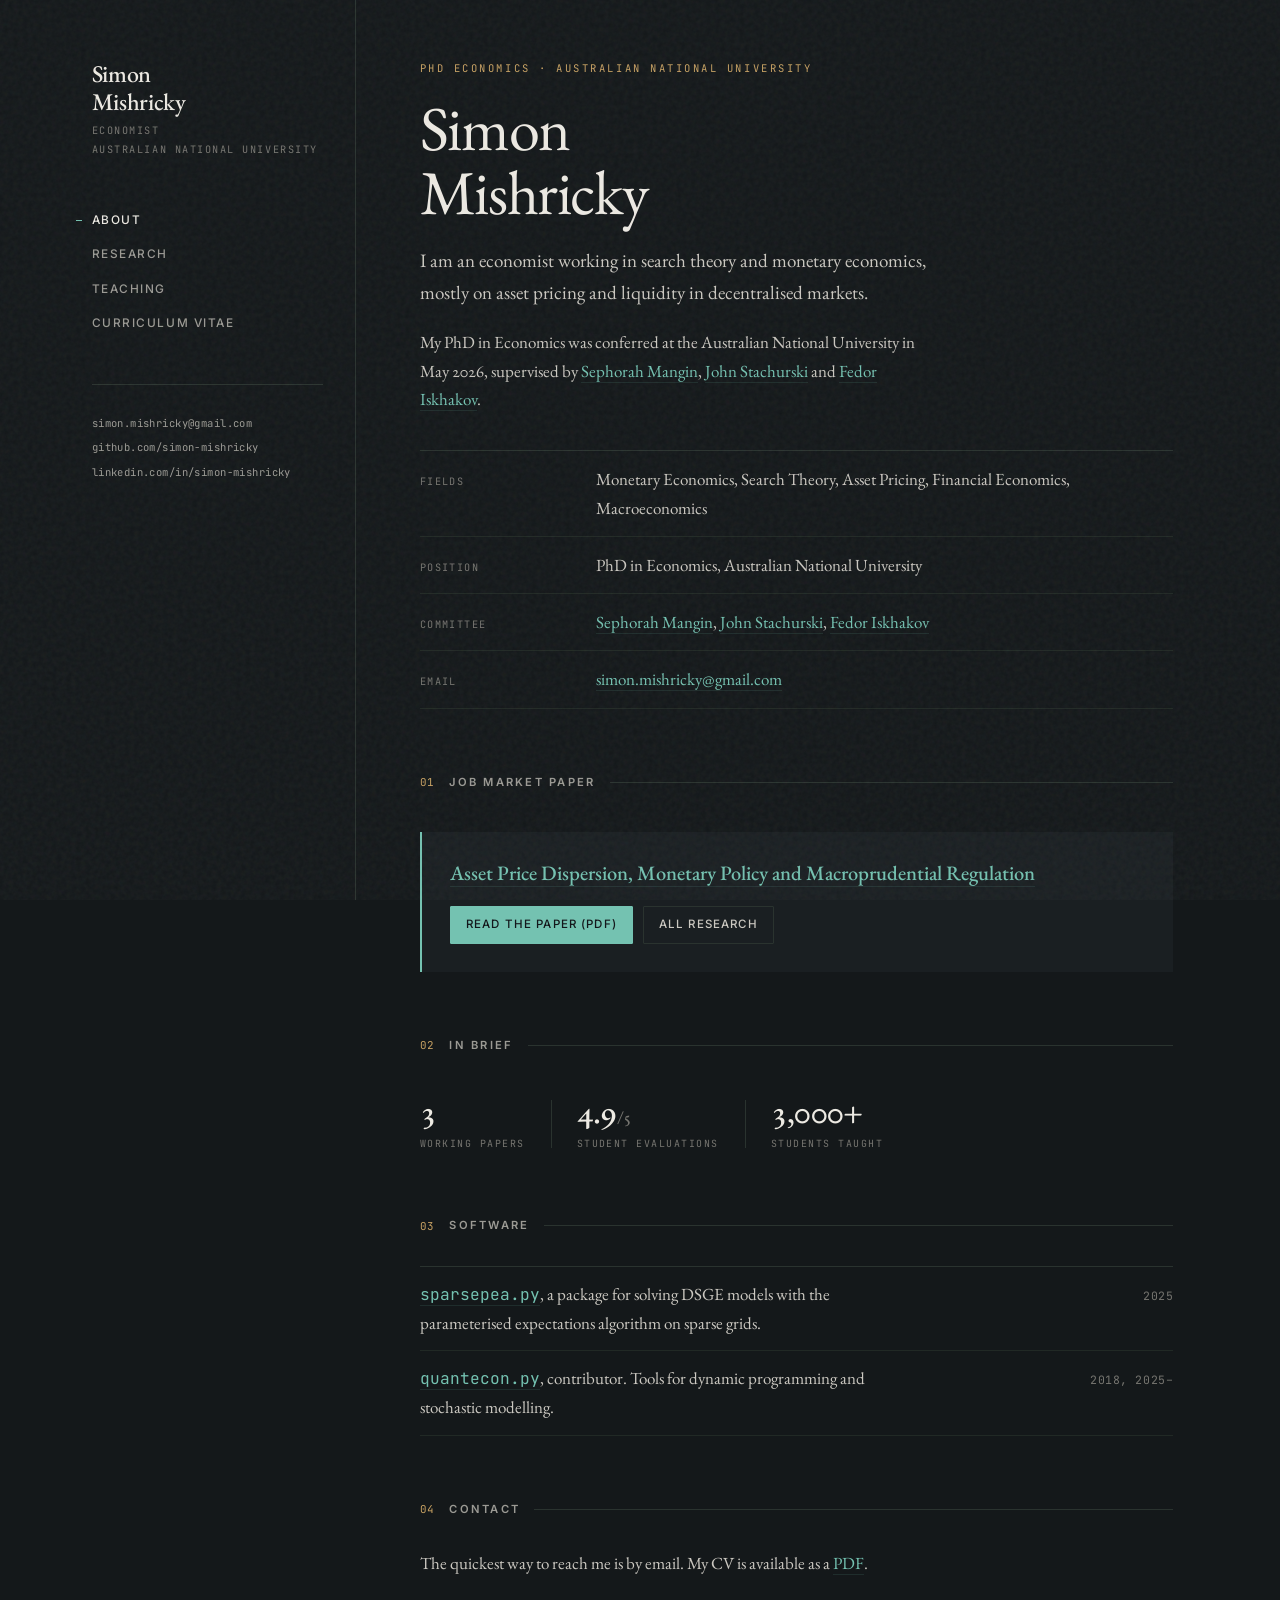
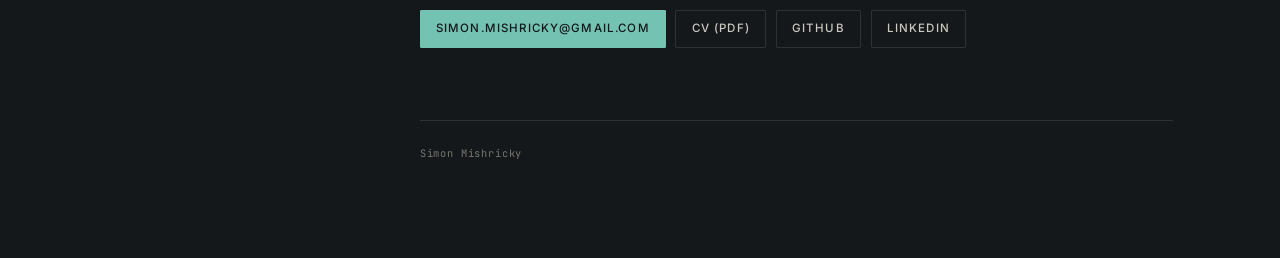
<file: index.html>
<!DOCTYPE html>
<html lang="en" data-page="about">
<head>
<meta charset="utf-8">
<meta name="viewport" content="width=device-width, initial-scale=1">
<title>Simon Mishricky · Economist</title>
<meta name="description" content="Simon Mishricky is an economist working in search theory and monetary economics. PhD in Economics, Australian National University.">
<meta name="author" content="Simon Mishricky">
<link rel="canonical" href="https://simon-mishricky.github.io/">

<meta property="og:type" content="profile">
<meta property="og:title" content="Simon Mishricky · Economist">
<meta property="og:description" content="Search theory and monetary economics. PhD in Economics, Australian National University.">
<meta property="og:url" content="https://simon-mishricky.github.io/">
<meta name="twitter:card" content="summary">

<link rel="icon" type="image/svg+xml" href="assets/favicon.svg">
<link rel="preconnect" href="https://fonts.googleapis.com">
<link rel="preconnect" href="https://fonts.gstatic.com" crossorigin>
<link href="https://fonts.googleapis.com/css2?family=EB+Garamond:ital,wght@0,400;0,500;0,600;1,400;1,500&family=Inter:wght@400;500;600&family=JetBrains+Mono:wght@400;500&display=swap" rel="stylesheet">
<link rel="stylesheet" href="assets/styles.css">

<script type="speculationrules">
{"prefetch":[{"urls":["index.html","research.html","teaching.html","cv.html"],"eagerness":"moderate"}]}
</script>

<script type="application/ld+json">
{
  "@context": "https://schema.org",
  "@type": "Person",
  "name": "Simon Mishricky",
  "jobTitle": "Economist",
  "email": "mailto:simon.mishricky@gmail.com",
  "url": "https://simon-mishricky.github.io/",
  "alumniOf": { "@type": "CollegeOrUniversity", "name": "Australian National University" },
  "knowsAbout": ["Monetary economics", "Search theory", "Asset pricing", "Financial economics", "Macroeconomics"],
  "sameAs": ["https://github.com/simon-mishricky", "https://www.linkedin.com/in/simon-mishricky"]
}
</script>
</head>
<body>
<a class="skip" href="#main">Skip to content</a>

<div class="shell">

  <header class="rail">
    <a class="rail-mark" href="index.html">Simon<br>Mishricky</a>
    <p class="rail-role">Economist<br>Australian National University</p>
    <nav class="rail-nav" aria-label="Primary">
      <a href="index.html" aria-current="page">About</a>
      <a href="research.html">Research</a>
      <a href="teaching.html">Teaching</a>
      <a href="cv.html">Curriculum Vitae</a>
    </nav>
    <div class="rail-foot">
      <p><a href="mailto:simon.mishricky@gmail.com">simon.mishricky@gmail.com</a></p>
      <p><a href="https://github.com/simon-mishricky">github.com/simon-mishricky</a></p>
      <p><a href="https://www.linkedin.com/in/simon-mishricky">linkedin.com/in/simon-mishricky</a></p>
    </div>
  </header>

  <main class="main" id="main">

    <p class="eyebrow">PhD Economics &middot; Australian National University</p>
    <h1 class="page-title">Simon<br>Mishricky</h1>

    <div class="prose">
      <p class="lede">I am an economist working in search theory and monetary economics, mostly on asset pricing and liquidity in decentralised markets.</p>

      <p>My PhD in Economics was conferred at the Australian National University in May 2026, supervised by <a href="http://www.sephorahmangin.info/">Sephorah Mangin</a>, <a href="https://johnstachurski.net/">John Stachurski</a> and <a href="https://fedor.iskh.me/">Fedor Iskhakov</a>.</p>
    </div>

    <dl class="facts">
      <div class="fact">
        <dt>Fields</dt>
        <dd>Monetary Economics, Search Theory, Asset Pricing, Financial Economics, Macroeconomics</dd>
      </div>
      <div class="fact">
        <dt>Position</dt>
        <dd>PhD in Economics, Australian National University</dd>
      </div>
      <div class="fact">
        <dt>Committee</dt>
        <dd><a href="http://www.sephorahmangin.info/">Sephorah Mangin</a>, <a href="https://johnstachurski.net/">John Stachurski</a>, <a href="https://fedor.iskh.me/">Fedor Iskhakov</a></dd>
      </div>
      <div class="fact">
        <dt>Email</dt>
        <dd><a href="mailto:simon.mishricky@gmail.com">simon.mishricky@gmail.com</a></dd>
      </div>
    </dl>

    <h2 class="sec" data-num="01">Job Market Paper</h2>

    <div class="panel">
      <h3><a href="https://simon-mishricky.github.io/EAPDFCR_Paper.pdf">Asset Price Dispersion, Monetary Policy and Macroprudential Regulation</a></h3>
      <div class="actions" style="margin-top:1.25rem">
        <a class="btn btn--solid" href="https://simon-mishricky.github.io/EAPDFCR_Paper.pdf">Read the paper (PDF)</a>
        <a class="btn" href="research.html">All research</a>
      </div>
    </div>

    <h2 class="sec" data-num="02">In Brief</h2>

    <ul class="stats">
      <li>
        <span class="stat-value">3</span>
        <span class="stat-label">Working papers</span>
      </li>
      <li>
        <span class="stat-value">4.9<span style="font-size:1.1rem;color:var(--ink-4)">/5</span></span>
        <span class="stat-label">Student evaluations</span>
      </li>
      <li>
        <span class="stat-value">3,000+</span>
        <span class="stat-label">Students taught</span>
      </li>
    </ul>

    <h2 class="sec" data-num="03">Software</h2>

    <ul class="plain">
      <li>
        <span><a href="https://github.com/simon-mishricky/sparsepea"><code style="font-family:var(--mono);font-size:.95em">sparsepea.py</code></a>, a package for solving DSGE models with the parameterised expectations algorithm on sparse grids.</span>
        <span class="years">2025</span>
      </li>
      <li>
        <span><a href="https://github.com/QuantEcon/QuantEcon.py"><code style="font-family:var(--mono);font-size:.95em">quantecon.py</code></a>, contributor. Tools for dynamic programming and stochastic modelling.</span>
        <span class="years">2018, 2025&ndash;</span>
      </li>
    </ul>

    <h2 class="sec" data-num="04">Contact</h2>

    <div class="prose">
      <p>The quickest way to reach me is by email. My CV is available as a <a href="Simon-Mishricky-CV.pdf">PDF</a>.</p>
    </div>

    <div class="actions">
      <a class="btn btn--solid" href="mailto:simon.mishricky@gmail.com">simon.mishricky@gmail.com</a>
      <a class="btn" href="Simon-Mishricky-CV.pdf">CV (PDF)</a>
      <a class="btn" href="https://github.com/simon-mishricky">GitHub</a>
      <a class="btn" href="https://www.linkedin.com/in/simon-mishricky">LinkedIn</a>
    </div>

    <footer class="foot">
      <span>Simon Mishricky</span>
    </footer>

  </main>
</div>
</body>
</html>
</file>
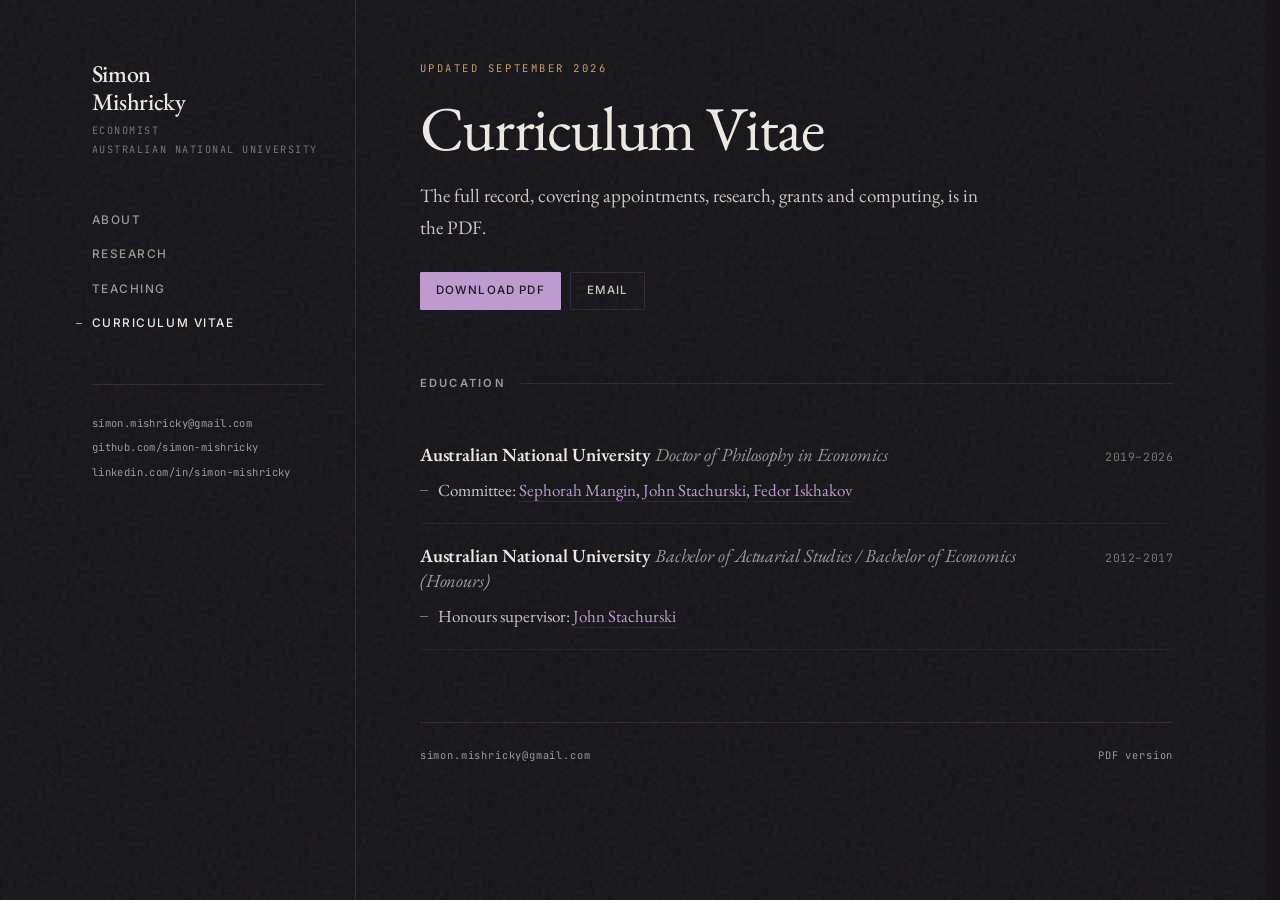
<file: cv.html>
<!DOCTYPE html>
<html lang="en" data-page="cv">
<head>
<meta charset="utf-8">
<meta name="viewport" content="width=device-width, initial-scale=1">
<title>Curriculum Vitae · Simon Mishricky</title>
<meta name="description" content="Curriculum vitae of Simon Mishricky. Education, thesis committee and the full CV as a PDF.">
<link rel="canonical" href="https://simon-mishricky.github.io/cv.html">
<meta property="og:type" content="website">
<meta property="og:title" content="Curriculum Vitae · Simon Mishricky">
<meta property="og:description" content="Education, thesis committee and the full CV as a PDF.">
<link rel="icon" type="image/svg+xml" href="assets/favicon.svg">
<link rel="preconnect" href="https://fonts.googleapis.com">
<link rel="preconnect" href="https://fonts.gstatic.com" crossorigin>
<link href="https://fonts.googleapis.com/css2?family=EB+Garamond:ital,wght@0,400;0,500;0,600;1,400;1,500&family=Inter:wght@400;500;600&family=JetBrains+Mono:wght@400;500&display=swap" rel="stylesheet">
<link rel="stylesheet" href="assets/styles.css">

<script type="speculationrules">
{"prefetch":[{"urls":["index.html","research.html","teaching.html","cv.html"],"eagerness":"moderate"}]}
</script>
</head>
<body>
<a class="skip" href="#main">Skip to content</a>

<div class="shell">

  <header class="rail">
    <a class="rail-mark" href="index.html">Simon<br>Mishricky</a>
    <p class="rail-role">Economist<br>Australian National University</p>
    <nav class="rail-nav" aria-label="Primary">
      <a href="index.html">About</a>
      <a href="research.html">Research</a>
      <a href="teaching.html">Teaching</a>
      <a href="cv.html" aria-current="page">Curriculum Vitae</a>
    </nav>
    <div class="rail-foot">
      <p><a href="mailto:simon.mishricky@gmail.com">simon.mishricky@gmail.com</a></p>
      <p><a href="https://github.com/simon-mishricky">github.com/simon-mishricky</a></p>
      <p><a href="https://www.linkedin.com/in/simon-mishricky">linkedin.com/in/simon-mishricky</a></p>
    </div>
  </header>

  <main class="main" id="main">

    <p class="eyebrow">Updated September 2026</p>
    <h1 class="page-title">Curriculum Vitae</h1>
    <p class="lede">The full record, covering appointments, research, grants and computing, is in the PDF.</p>

    <div class="actions" style="margin-top:1.75rem">
      <a class="btn btn--solid" href="Simon-Mishricky-CV.pdf">Download PDF</a>
      <a class="btn" href="mailto:simon.mishricky@gmail.com">Email</a>
    </div>

    <h2 class="sec">Education</h2>

    <div class="entry">
      <div class="entry-head">
        <h3 class="entry-title">Australian National University <span class="role">Doctor of Philosophy in Economics</span></h3>
        <span class="years">2019&ndash;2026</span>
      </div>
      <ul>
        <li>Committee: <a href="http://www.sephorahmangin.info/">Sephorah Mangin</a>, <a href="https://johnstachurski.net/">John Stachurski</a>, <a href="https://fedor.iskh.me/">Fedor Iskhakov</a></li>
      </ul>
    </div>

    <div class="entry">
      <div class="entry-head">
        <h3 class="entry-title">Australian National University <span class="role">Bachelor of Actuarial Studies / Bachelor of Economics (Honours)</span></h3>
        <span class="years">2012&ndash;2017</span>
      </div>
      <ul>
        <li>Honours supervisor: <a href="https://johnstachurski.net/">John Stachurski</a></li>
      </ul>
    </div>

    <footer class="foot">
      <span><a href="mailto:simon.mishricky@gmail.com">simon.mishricky@gmail.com</a></span>
      <span><a href="Simon-Mishricky-CV.pdf">PDF version</a></span>
    </footer>

  </main>
</div>
</body>
</html>
</file>
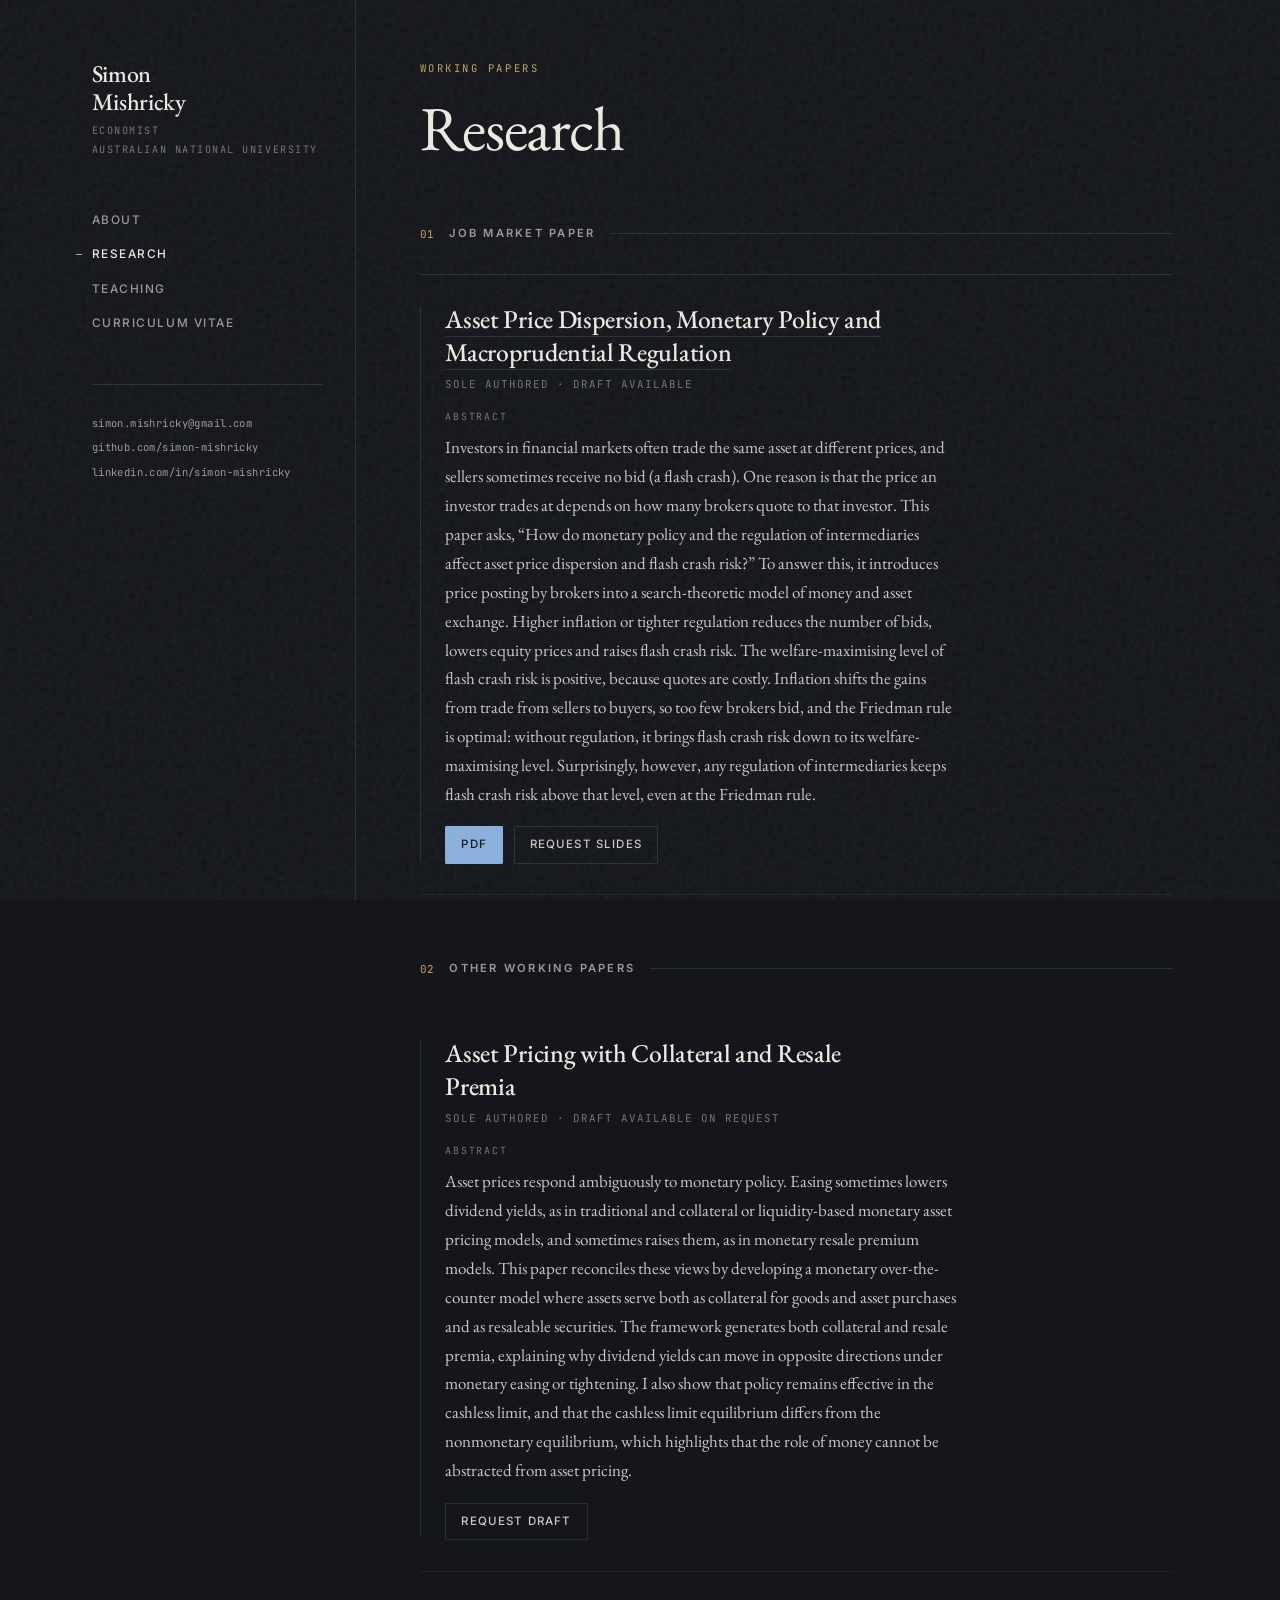
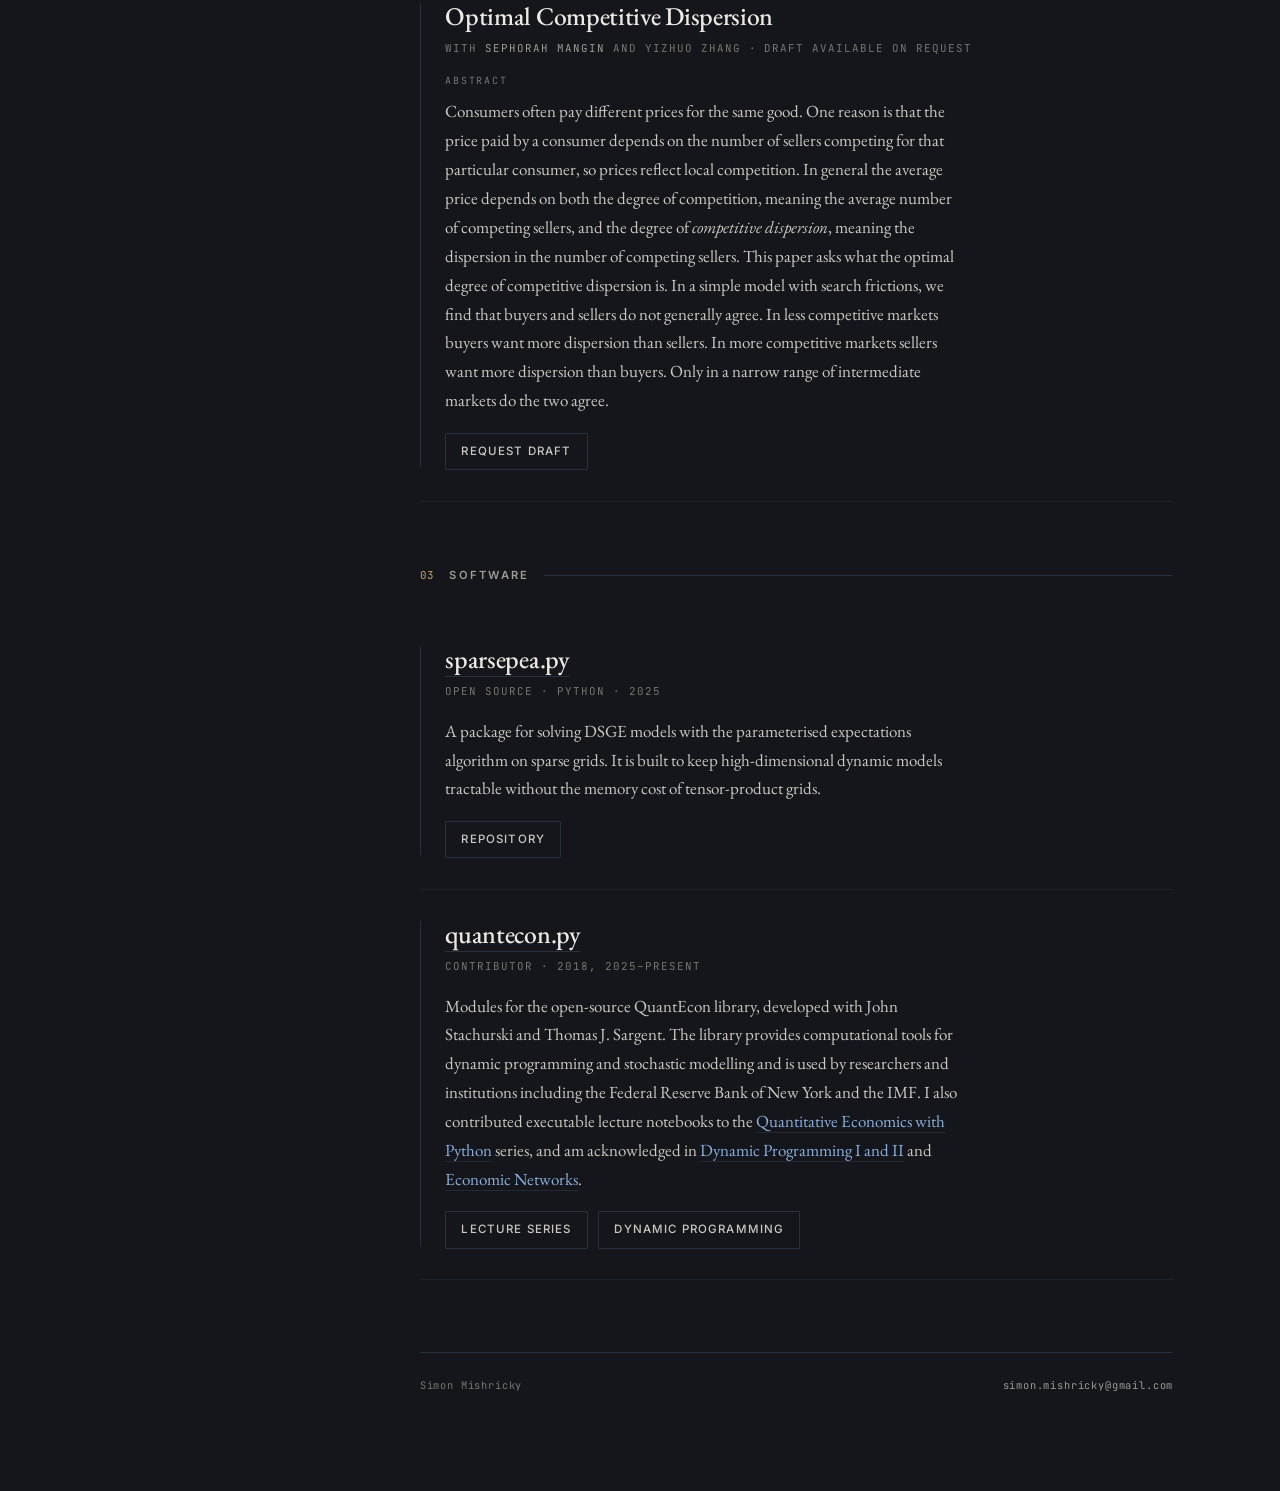
<file: research.html>
<!DOCTYPE html>
<html lang="en" data-page="research">
<head>
<meta charset="utf-8">
<meta name="viewport" content="width=device-width, initial-scale=1">
<title>Research · Simon Mishricky</title>
<meta name="description" content="Working papers on monetary policy, asset price dispersion and flash crash risk, collateral and resale premia, and optimal competitive dispersion.">
<link rel="canonical" href="https://simon-mishricky.github.io/research.html">
<meta property="og:type" content="website">
<meta property="og:title" content="Research · Simon Mishricky">
<meta property="og:description" content="Working papers on monetary policy, asset price dispersion and flash crash risk, collateral and resale premia, and optimal competitive dispersion.">
<link rel="icon" type="image/svg+xml" href="assets/favicon.svg">
<link rel="preconnect" href="https://fonts.googleapis.com">
<link rel="preconnect" href="https://fonts.gstatic.com" crossorigin>
<link href="https://fonts.googleapis.com/css2?family=EB+Garamond:ital,wght@0,400;0,500;0,600;1,400;1,500&family=Inter:wght@400;500;600&family=JetBrains+Mono:wght@400;500&display=swap" rel="stylesheet">
<link rel="stylesheet" href="assets/styles.css">

<script type="speculationrules">
{"prefetch":[{"urls":["index.html","research.html","teaching.html","cv.html"],"eagerness":"moderate"}]}
</script>
</head>
<body>
<a class="skip" href="#main">Skip to content</a>

<div class="shell">

  <header class="rail">
    <a class="rail-mark" href="index.html">Simon<br>Mishricky</a>
    <p class="rail-role">Economist<br>Australian National University</p>
    <nav class="rail-nav" aria-label="Primary">
      <a href="index.html">About</a>
      <a href="research.html" aria-current="page">Research</a>
      <a href="teaching.html">Teaching</a>
      <a href="cv.html">Curriculum Vitae</a>
    </nav>
    <div class="rail-foot">
      <p><a href="mailto:simon.mishricky@gmail.com">simon.mishricky@gmail.com</a></p>
      <p><a href="https://github.com/simon-mishricky">github.com/simon-mishricky</a></p>
      <p><a href="https://www.linkedin.com/in/simon-mishricky">linkedin.com/in/simon-mishricky</a></p>
    </div>
  </header>

  <main class="main" id="main">

    <p class="eyebrow">Working papers</p>
    <h1 class="page-title">Research</h1>

    <h2 class="sec" data-num="01">Job Market Paper</h2>

    <article class="paper">
      <h3 class="paper-title"><a href="https://simon-mishricky.github.io/EAPDFCR_Paper.pdf">Asset Price Dispersion, Monetary Policy and Macroprudential Regulation</a></h3>
      <p class="paper-meta">Sole authored &middot; Draft available</p>
      <div class="abstract">
        <span class="abstract-label">Abstract</span>
        <p>Investors in financial markets often trade the same asset at different prices, and sellers sometimes receive no bid (a flash crash). One reason is that the price an investor trades at depends on how many brokers quote to that investor. This paper asks, &ldquo;How do monetary policy and the regulation of intermediaries affect asset price dispersion and flash crash risk?&rdquo; To answer this, it introduces price posting by brokers into a search-theoretic model of money and asset exchange. Higher inflation or tighter regulation reduces the number of bids, lowers equity prices and raises flash crash risk. The welfare-maximising level of flash crash risk is positive, because quotes are costly. Inflation shifts the gains from trade from sellers to buyers, so too few brokers bid, and the Friedman rule is optimal: without regulation, it brings flash crash risk down to its welfare-maximising level. Surprisingly, however, any regulation of intermediaries keeps flash crash risk above that level, even at the Friedman rule.</p>
      </div>
      <div class="paper-links">
        <a class="btn btn--solid" href="https://simon-mishricky.github.io/EAPDFCR_Paper.pdf">PDF</a>
        <a class="btn" href="mailto:simon.mishricky@gmail.com?subject=Asset%20Price%20Dispersion%2C%20Monetary%20Policy%20and%20Macroprudential%20Regulation">Request slides</a>
      </div>
    </article>

    <h2 class="sec" data-num="02">Other Working Papers</h2>

    <article class="paper">
      <h3 class="paper-title">Asset Pricing with Collateral and Resale Premia</h3>
      <p class="paper-meta">Sole authored &middot; Draft available on request</p>
      <div class="abstract">
        <span class="abstract-label">Abstract</span>
        <p>Asset prices respond ambiguously to monetary policy. Easing sometimes lowers dividend yields, as in traditional and collateral or liquidity-based monetary asset pricing models, and sometimes raises them, as in monetary resale premium models. This paper reconciles these views by developing a monetary over-the-counter model where assets serve both as collateral for goods and asset purchases and as resaleable securities. The framework generates both collateral and resale premia, explaining why dividend yields can move in opposite directions under monetary easing or tightening. I also show that policy remains effective in the cashless limit, and that the cashless limit equilibrium differs from the nonmonetary equilibrium, which highlights that the role of money cannot be abstracted from asset pricing.</p>
      </div>
      <div class="paper-links">
        <a class="btn" href="mailto:simon.mishricky@gmail.com?subject=Collateral%20and%20Resale%20Premia%20paper">Request draft</a>
      </div>
    </article>

    <article class="paper">
      <h3 class="paper-title">Optimal Competitive Dispersion</h3>
      <p class="paper-meta">With <a href="http://www.sephorahmangin.info/">Sephorah Mangin</a> and Yizhuo Zhang &middot; Draft available on request</p>
      <div class="abstract">
        <span class="abstract-label">Abstract</span>
        <p>Consumers often pay different prices for the same good. One reason is that the price paid by a consumer depends on the number of sellers competing for that particular consumer, so prices reflect local competition. In general the average price depends on both the degree of competition, meaning the average number of competing sellers, and the degree of <em>competitive dispersion</em>, meaning the dispersion in the number of competing sellers. This paper asks what the optimal degree of competitive dispersion is. In a simple model with search frictions, we find that buyers and sellers do not generally agree. In less competitive markets buyers want more dispersion than sellers. In more competitive markets sellers want more dispersion than buyers. Only in a narrow range of intermediate markets do the two agree.</p>
      </div>
      <div class="paper-links">
        <a class="btn" href="mailto:simon.mishricky@gmail.com?subject=Optimal%20Competitive%20Dispersion%20paper">Request draft</a>
      </div>
    </article>

    <h2 class="sec" data-num="03">Software</h2>

    <article class="paper">
      <h3 class="paper-title"><a href="https://github.com/simon-mishricky/sparsepea">sparsepea.py</a></h3>
      <p class="paper-meta">Open source &middot; Python &middot; 2025</p>
      <div class="abstract">
        <p>A package for solving DSGE models with the parameterised expectations algorithm on sparse grids. It is built to keep high-dimensional dynamic models tractable without the memory cost of tensor-product grids.</p>
      </div>
      <div class="paper-links">
        <a class="btn" href="https://github.com/simon-mishricky/sparsepea">Repository</a>
      </div>
    </article>

    <article class="paper">
      <h3 class="paper-title"><a href="https://github.com/QuantEcon/QuantEcon.py">quantecon.py</a></h3>
      <p class="paper-meta">Contributor &middot; 2018, 2025&ndash;present</p>
      <div class="abstract">
        <p>Modules for the open-source QuantEcon library, developed with John Stachurski and Thomas J. Sargent. The library provides computational tools for dynamic programming and stochastic modelling and is used by researchers and institutions including the Federal Reserve Bank of New York and the IMF. I also contributed executable lecture notebooks to the <a href="https://quantecon.org/lectures/">Quantitative Economics with Python</a> series, and am acknowledged in <a href="https://dp.quantecon.org">Dynamic Programming I and II</a> and <a href="https://networks.quantecon.org">Economic Networks</a>.</p>
      </div>
      <div class="paper-links">
        <a class="btn" href="https://quantecon.org/lectures/">Lecture series</a>
        <a class="btn" href="https://dp.quantecon.org">Dynamic Programming</a>
      </div>
    </article>

    <footer class="foot">
      <span>Simon Mishricky</span>
      <span><a href="mailto:simon.mishricky@gmail.com">simon.mishricky@gmail.com</a></span>
    </footer>

  </main>
</div>
</body>
</html>
</file>
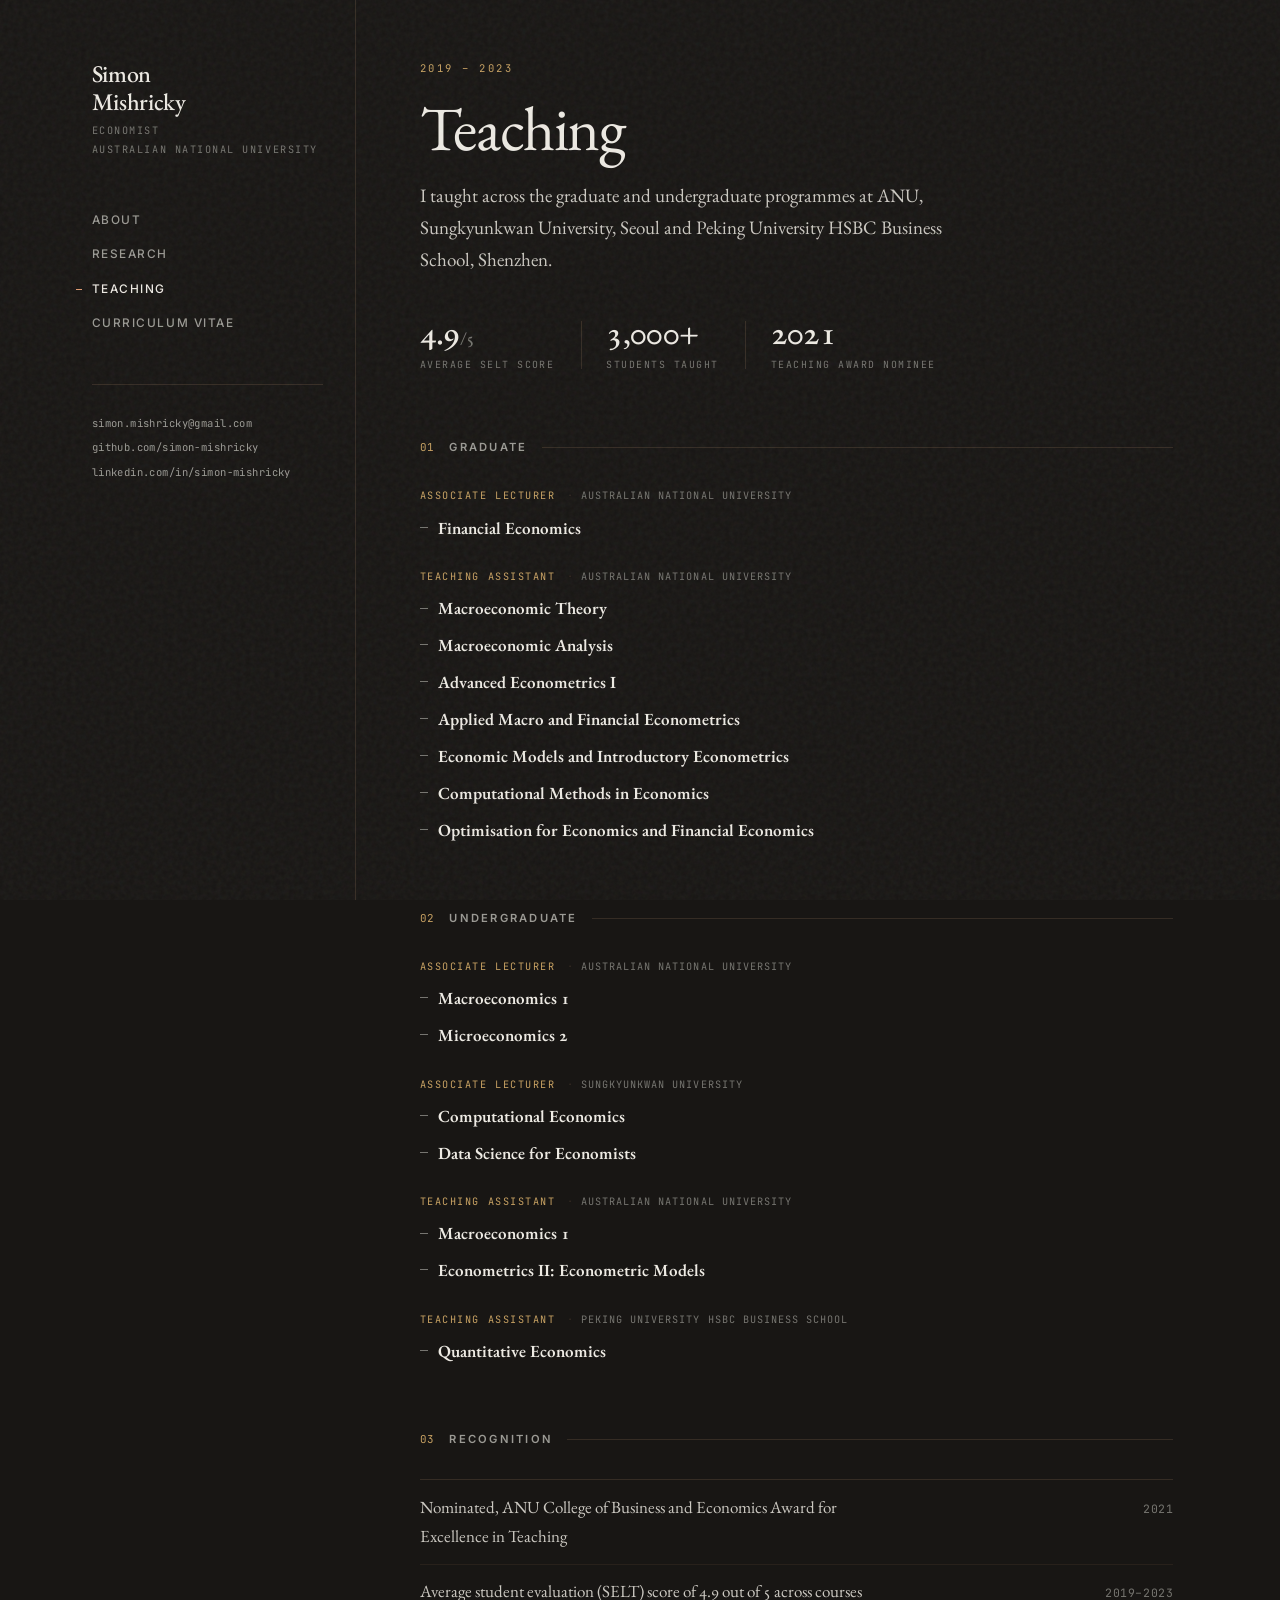
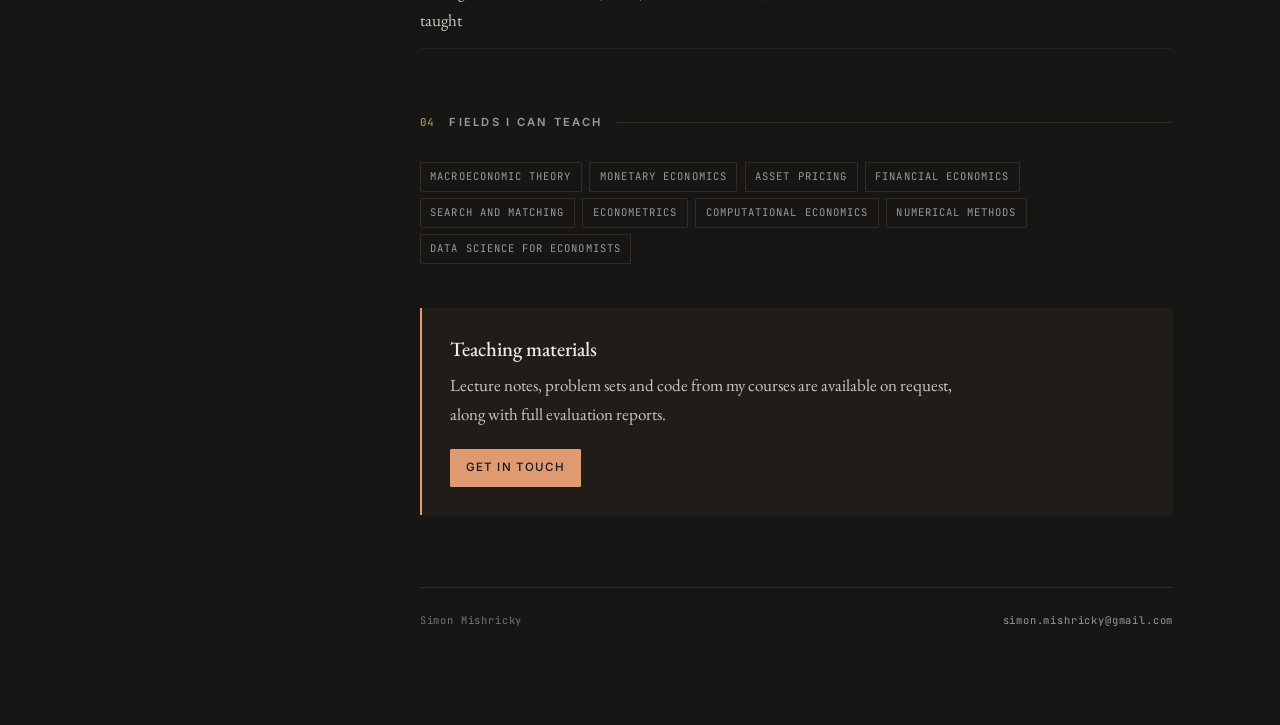
<file: teaching.html>
<!DOCTYPE html>
<html lang="en" data-page="teaching">
<head>
<meta charset="utf-8">
<meta name="viewport" content="width=device-width, initial-scale=1">
<title>Teaching · Simon Mishricky</title>
<meta name="description" content="Graduate and undergraduate teaching in macroeconomics, econometrics, computational economics and financial economics at ANU, Sungkyunkwan University and PHBS.">
<link rel="canonical" href="https://simon-mishricky.github.io/teaching.html">
<meta property="og:type" content="website">
<meta property="og:title" content="Teaching · Simon Mishricky">
<meta property="og:description" content="Graduate and undergraduate teaching in macroeconomics, econometrics, computational economics and financial economics.">
<link rel="icon" type="image/svg+xml" href="assets/favicon.svg">
<link rel="preconnect" href="https://fonts.googleapis.com">
<link rel="preconnect" href="https://fonts.gstatic.com" crossorigin>
<link href="https://fonts.googleapis.com/css2?family=EB+Garamond:ital,wght@0,400;0,500;0,600;1,400;1,500&family=Inter:wght@400;500;600&family=JetBrains+Mono:wght@400;500&display=swap" rel="stylesheet">
<link rel="stylesheet" href="assets/styles.css">

<script type="speculationrules">
{"prefetch":[{"urls":["index.html","research.html","teaching.html","cv.html"],"eagerness":"moderate"}]}
</script>
</head>
<body>
<a class="skip" href="#main">Skip to content</a>

<div class="shell">

  <header class="rail">
    <a class="rail-mark" href="index.html">Simon<br>Mishricky</a>
    <p class="rail-role">Economist<br>Australian National University</p>
    <nav class="rail-nav" aria-label="Primary">
      <a href="index.html">About</a>
      <a href="research.html">Research</a>
      <a href="teaching.html" aria-current="page">Teaching</a>
      <a href="cv.html">Curriculum Vitae</a>
    </nav>
    <div class="rail-foot">
      <p><a href="mailto:simon.mishricky@gmail.com">simon.mishricky@gmail.com</a></p>
      <p><a href="https://github.com/simon-mishricky">github.com/simon-mishricky</a></p>
      <p><a href="https://www.linkedin.com/in/simon-mishricky">linkedin.com/in/simon-mishricky</a></p>
    </div>
  </header>

  <main class="main" id="main">

    <p class="eyebrow">2019 &ndash; 2023</p>
    <h1 class="page-title">Teaching</h1>
    <p class="lede">I taught across the graduate and undergraduate programmes at ANU, Sungkyunkwan University, Seoul and Peking University HSBC Business School, Shenzhen.</p>

    <ul class="stats">
      <li>
        <span class="stat-value">4.9<span style="font-size:1.1rem;color:var(--ink-4)">/5</span></span>
        <span class="stat-label">Average SELT score</span>
      </li>
      <li>
        <span class="stat-value">3,000+</span>
        <span class="stat-label">Students taught</span>
      </li>
      <li>
        <span class="stat-value">2021</span>
        <span class="stat-label">Teaching award nominee</span>
      </li>
    </ul>

    <h2 class="sec" data-num="01">Graduate</h2>

    <dl class="courses">
      <dt>Associate Lecturer <span>Australian National University</span></dt>
      <dd><b>Financial Economics</b></dd>

      <dt>Teaching Assistant <span>Australian National University</span></dt>
      <dd><b>Macroeconomic Theory</b></dd>
      <dd><b>Macroeconomic Analysis</b></dd>
      <dd><b>Advanced Econometrics I</b></dd>
      <dd><b>Applied Macro and Financial Econometrics</b></dd>
      <dd><b>Economic Models and Introductory Econometrics</b></dd>
      <dd><b>Computational Methods in Economics</b></dd>
      <dd><b>Optimisation for Economics and Financial Economics</b></dd>
    </dl>

    <h2 class="sec" data-num="02">Undergraduate</h2>

    <dl class="courses">
      <dt>Associate Lecturer <span>Australian National University</span></dt>
      <dd><b>Macroeconomics 1</b></dd>
      <dd><b>Microeconomics 2</b></dd>

      <dt>Associate Lecturer <span>Sungkyunkwan University</span></dt>
      <dd><b>Computational Economics</b></dd>
      <dd><b>Data Science for Economists</b></dd>

      <dt>Teaching Assistant <span>Australian National University</span></dt>
      <dd><b>Macroeconomics 1</b></dd>
      <dd><b>Econometrics II: Econometric Models</b></dd>

      <dt>Teaching Assistant <span>Peking University HSBC Business School</span></dt>
      <dd><b>Quantitative Economics</b></dd>
    </dl>

    <h2 class="sec" data-num="03">Recognition</h2>

    <ul class="plain">
      <li><span>Nominated, ANU College of Business and Economics Award for Excellence in Teaching</span><span class="years">2021</span></li>
      <li><span>Average student evaluation (SELT) score of 4.9 out of 5 across courses taught</span><span class="years">2019&ndash;2023</span></li>
    </ul>

    <h2 class="sec" data-num="04">Fields I Can Teach</h2>

    <ul class="tags">
      <li>Macroeconomic theory</li>
      <li>Monetary economics</li>
      <li>Asset pricing</li>
      <li>Financial economics</li>
      <li>Search and matching</li>
      <li>Econometrics</li>
      <li>Computational economics</li>
      <li>Numerical methods</li>
      <li>Data science for economists</li>
    </ul>

    <div class="panel" style="margin-top:2.75rem">
      <h3>Teaching materials</h3>
      <p>Lecture notes, problem sets and code from my courses are available on request, along with full evaluation reports.</p>
      <div class="actions" style="margin-top:1.25rem">
        <a class="btn btn--solid" href="mailto:simon.mishricky@gmail.com?subject=Teaching%20materials">Get in touch</a>
      </div>
    </div>

    <footer class="foot">
      <span>Simon Mishricky</span>
      <span><a href="mailto:simon.mishricky@gmail.com">simon.mishricky@gmail.com</a></span>
    </footer>

  </main>
</div>
</body>
</html>
</file>
<file: assets/styles.css>
/* =============================================================
   Simon Mishricky — personal academic site
   Design: working-paper editorial. Bone ground, ink text,
   deep-teal accent, brass numerals. Garamond prose, Inter UI,
   JetBrains Mono for data.
   ============================================================= */

:root {
    color-scheme: dark;

    /* Ground */
    --paper:      #14171b;
    --paper-alt:  #1a1e23;
    --paper-deep: #21262c;

    /* Ink */
    --ink:    #edeae3;
    --ink-2:  #cbc8c1;
    --ink-3:  #9b9a94;
    --ink-4:  #767570;
    --rule:   #2e333a;
    --rule-2: #23282e;

    /* Accents */
    --accent:       #74c2b1;
    --accent-hover: #9ad8c9;
    --accent-wash:  rgba(116, 194, 177, 0.12);
    --brass:        #c8a263;

    /* Type */
    --serif: 'EB Garamond', 'Iowan Old Style', Georgia, 'Times New Roman', serif;
    --ui:    'Inter', -apple-system, BlinkMacSystemFont, 'Segoe UI', Helvetica, Arial, sans-serif;
    --mono:  'JetBrains Mono', ui-monospace, 'SF Mono', Menlo, Consolas, monospace;

    /* Metrics */
    --rail-w: 16.5rem;
    --gutter: clamp(1.25rem, 4vw, 3.5rem);
    --measure: 64ch;
}

/* ===== PER-PAGE ACCENTS =====
   One palette family, one accent per page. Brass numerals stay constant
   so the pages still read as one site. */

:root[data-page="about"] {
    --paper:      #14181a;
    --paper-alt:  #1a1f22;
    --paper-deep: #212a2c;
    --rule:       #2a332f;
    --rule-2:     #212925;
    --accent:       #74c2b1;
    --accent-hover: #9ad8c9;
    --accent-wash:  rgba(116, 194, 177, 0.12);
}

:root[data-page="research"] {
    --paper:      #14161b;
    --paper-alt:  #1a1d24;
    --paper-deep: #21262f;
    --rule:       #29303b;
    --rule-2:     #1f242c;
    --accent:       #8ab0dd;
    --accent-hover: #a9c6e8;
    --accent-wash:  rgba(138, 176, 221, 0.12);
}

:root[data-page="teaching"] {
    --paper:      #181614;
    --paper-alt:  #201c18;
    --paper-deep: #2a241d;
    --rule:       #352c24;
    --rule-2:     #28211b;
    --accent:       #e09a72;
    --accent-hover: #ecb492;
    --accent-wash:  rgba(224, 154, 114, 0.12);
}

:root[data-page="cv"] {
    --paper:      #17151a;
    --paper-alt:  #1f1c23;
    --paper-deep: #29242e;
    --rule:       #302a36;
    --rule-2:     #251f29;
    --accent:       #bf9ad0;
    --accent-hover: #d2b5df;
    --accent-wash:  rgba(191, 154, 208, 0.12);
}

/* Cross-document view transitions, desktop only.

   Two reasons they are scoped to the same breakpoint as the grid:

   1. Naming an element morphs it -- the browser animates its box from the
      old page's geometry to the new page's and stretches the snapshot to
      fit. That is free on the desktop grid, where the rail is a fixed-width
      100vh column and .main only changes height inside a fixed-width
      column. Below 62rem the grid collapses and both go full-width, so the
      morph visibly squashes the page.

   2. Even a plain root cross-fade jolts on a phone. Mobile browsers only
      collapse the address bar when a page has enough scrollable content,
      and re-expand it when it does not -- which resizes the viewport
      mid-navigation, so the snapshot and the new page are measured at
      different heights. Short pages trip this, and the two that jolted on
      a real phone are the two shortest. Measured in the stacked layout at
      960px wide (so taller again on an actual handset, but the ordering
      holds): cv 1026px, index 2014px, teaching 2480px, research 3243px.
      cv had 64px of overflow against the viewport; research had 2281px.

   If `@view-transition` inside `@media` is unsupported, the rule is dropped
   and no page transitions anywhere -- which is the safe direction. */
@media (min-width: 62rem) {
    @view-transition { navigation: auto; }

    .rail { view-transition-name: rail; }
    .main { view-transition-name: main; }
}

*, *::before, *::after { box-sizing: border-box; }

html {
    background: var(--paper);
    font-size: 16px;
    scroll-behavior: smooth;
    -webkit-text-size-adjust: 100%;
    /* Reserve the scrollbar on every page so short pages (cv) and long ones
       (research) centre their layout at exactly the same width. */
    scrollbar-gutter: stable;
}

body {
    margin: 0;
    background: var(--paper);
    color: var(--ink-2);
    font-family: var(--serif);
    font-size: 1.0625rem;
    line-height: 1.7;
    font-feature-settings: "kern" 1, "liga" 1, "onum" 1;
    -webkit-font-smoothing: antialiased;
    overflow-x: hidden;
}

/* Paper grain */
body::after {
    content: '';
    position: fixed;
    inset: 0;
    pointer-events: none;
    z-index: 999;
    opacity: 0.055;
    background-image: url("data:image/svg+xml,%3Csvg xmlns='http://www.w3.org/2000/svg' viewBox='0 0 300 300'%3E%3Cfilter id='g'%3E%3CfeTurbulence type='fractalNoise' baseFrequency='0.62' numOctaves='3' stitchTiles='stitch'/%3E%3C/filter%3E%3Crect width='100%25' height='100%25' filter='url(%23g)'/%3E%3C/svg%3E");
}

a {
    color: var(--accent);
    text-decoration: none;
    border-bottom: 1px solid var(--accent-wash);
    transition: color .18s ease, border-color .18s ease;
}
a:hover { color: var(--accent-hover); border-bottom-color: currentColor; }
a:focus-visible {
    outline: 2px solid var(--accent);
    outline-offset: 3px;
    border-radius: 2px;
}

::selection { background: var(--accent-wash); color: var(--ink); }

.skip {
    position: absolute;
    left: -9999px;
}
.skip:focus {
    left: 1rem; top: 1rem;
    z-index: 1000;
    background: var(--paper);
    padding: .6rem 1rem;
    border: 1px solid var(--rule);
}

/* ============================== SHELL ============================== */

.shell {
    max-width: 74rem;
    margin: 0 auto;
    padding: 0 var(--gutter);
}

@media (min-width: 62rem) {
    .shell {
        display: grid;
        grid-template-columns: var(--rail-w) minmax(0, 1fr);
        gap: clamp(2.5rem, 5vw, 5rem);
        align-items: start;
    }
}

/* ============================== RAIL ============================== */

.rail {
    padding: 2.5rem 0 1.5rem;
    border-bottom: 1px solid var(--rule);
    margin-bottom: 2.5rem;
}

@media (min-width: 62rem) {
    .rail {
        position: sticky;
        top: 0;
        height: 100vh;
        display: flex;
        flex-direction: column;
        padding: 3.75rem 2rem 2.5rem 0;
        border-bottom: 0;
        border-right: 1px solid var(--rule);
        margin-bottom: 0;
    }
}

.rail-mark {
    display: inline-block;
    font-family: var(--serif);
    font-size: 1.5rem;
    font-weight: 500;
    letter-spacing: -0.015em;
    line-height: 1.15;
    color: var(--ink);
    border-bottom: 0;
}
.rail-mark:hover { color: var(--accent); }

.rail-role {
    margin: .45rem 0 0;
    font-family: var(--mono);
    font-size: .64rem;
    letter-spacing: .15em;
    text-transform: uppercase;
    color: var(--ink-4);
    line-height: 1.8;
}

.rail-nav {
    margin-top: 2rem;
    display: flex;
    flex-wrap: wrap;
    gap: .35rem 1.5rem;
}

@media (min-width: 62rem) {
    .rail-nav { flex-direction: column; gap: .1rem; margin-top: 2.75rem; align-items: stretch; }
    /* The whole row is clickable, not just the width of the words. */
    .rail-nav a { display: block; }
}

.rail-nav a {
    font-family: var(--ui);
    font-size: .74rem;
    font-weight: 500;
    letter-spacing: .13em;
    text-transform: uppercase;
    color: var(--ink-3);
    border-bottom: 0;
    padding: .4rem 0;
    position: relative;
}
.rail-nav a:hover { color: var(--ink); }

.rail-nav a[aria-current="page"] { color: var(--ink); }
.rail-nav a[aria-current="page"]::before {
    content: '';
    position: absolute;
    left: -1rem;
    top: 50%;
    width: .4rem;
    height: 1px;
    background: var(--accent);
}
@media (max-width: 61.99rem) {
    .rail-nav a[aria-current="page"] { color: var(--accent); }
    .rail-nav a[aria-current="page"]::before { display: none; }
}

.rail-foot {
    /* Sits directly under the nav as one block. It used to be pushed to the
       bottom of the viewport with margin-top:auto, which left the column
       split in two with a gap in the middle while the page scrolled. */
    margin-top: 2.75rem;
    padding-top: 1.75rem;
    border-top: 1px solid var(--rule);
    display: none;
}
@media (min-width: 62rem) { .rail-foot { display: block; } }

.rail-foot p {
    margin: 0 0 .3rem;
    font-family: var(--mono);
    font-size: .66rem;
    letter-spacing: .04em;
    color: var(--ink-4);
    line-height: 1.9;
}
.rail-foot a { color: var(--ink-3); border-bottom-color: transparent; }
.rail-foot a:hover { color: var(--accent); }

/* ============================== MAIN ============================== */

.main {
    padding: 0 0 5rem;
    min-width: 0;
}
@media (min-width: 62rem) { .main { padding: 3.75rem 0 6rem; } }

/* ---------- Page head ---------- */

.eyebrow {
    font-family: var(--mono);
    font-size: .66rem;
    letter-spacing: .24em;
    text-transform: uppercase;
    color: var(--brass);
    margin: 0 0 1.1rem;
}

.page-title {
    font-family: var(--serif);
    font-weight: 400;
    font-size: clamp(2.4rem, 6vw, 3.9rem);
    line-height: 1.04;
    letter-spacing: -0.022em;
    color: var(--ink);
    margin: 0 0 1.25rem;
}
.page-title em { font-style: italic; color: var(--accent); }

.lede {
    max-width: var(--measure);
    font-size: 1.19rem;
    line-height: 1.68;
    color: var(--ink-2);
    margin: 0 0 1.15rem;
}

.prose { max-width: var(--measure); }
.prose p { margin: 0 0 1.15rem; }
.prose p:last-child { margin-bottom: 0; }

/* ---------- Section heads ---------- */

.sec {
    display: flex;
    align-items: center;
    gap: .9rem;
    margin: 4rem 0 1.9rem;
    font-family: var(--ui);
    font-size: .7rem;
    font-weight: 600;
    letter-spacing: .2em;
    text-transform: uppercase;
    color: var(--ink-3);
}
.sec::before {
    content: attr(data-num);
    font-family: var(--mono);
    font-weight: 400;
    font-size: .68rem;
    letter-spacing: .06em;
    color: var(--brass);
}
.sec:not([data-num])::before { display: none; }

.sec::after {
    content: '';
    flex: 1 1 auto;
    height: 1px;
    background: var(--rule);
}

/* ---------- Meta grid (fields, contact, facts) ---------- */

.facts {
    margin: 2.25rem 0 0;
    border-top: 1px solid var(--rule);
}

.fact {
    display: grid;
    grid-template-columns: 1fr;
    gap: .1rem .5rem;
    padding: .85rem 0;
    border-bottom: 1px solid var(--rule-2);
}
@media (min-width: 34rem) {
    .fact { grid-template-columns: 9.5rem minmax(0, 1fr); gap: 1.5rem; align-items: baseline; }
}

.fact dt {
    font-family: var(--mono);
    font-size: .64rem;
    letter-spacing: .14em;
    text-transform: uppercase;
    color: var(--ink-4);
    padding-top: .32rem;
}
.fact dd { margin: 0; color: var(--ink-2); }

/* ---------- Entry rows (CV, teaching, awards) ---------- */

.entry {
    padding: 1.15rem 0;
    border-bottom: 1px solid var(--rule-2);
}
.entry:first-of-type { border-top: 1px solid var(--rule); }

.entry-head {
    display: flex;
    flex-wrap: wrap;
    align-items: baseline;
    justify-content: space-between;
    gap: .25rem 1.5rem;
}

.entry-title {
    flex: 1 1 22rem;
    min-width: 0;
    margin: 0;
    font-family: var(--serif);
    font-size: 1.16rem;
    font-weight: 600;
    line-height: 1.35;
    letter-spacing: -0.005em;
    color: var(--ink);
}
.entry-title .role {
    font-weight: 400;
    font-style: italic;
    color: var(--ink-3);
}

.years {
    flex: 0 0 auto;
    margin-left: auto;
    font-family: var(--mono);
    font-size: .72rem;
    letter-spacing: .05em;
    color: var(--ink-4);
    white-space: nowrap;
    font-variant-numeric: lining-nums tabular-nums;
}

.entry-head .years { padding-top: .15rem; }

.entry-sub {
    margin: .2rem 0 0;
    font-size: 1rem;
    color: var(--ink-3);
}

.entry ul {
    margin: .65rem 0 0;
    padding: 0;
    list-style: none;
    max-width: var(--measure);
}
.entry ul li {
    position: relative;
    padding-left: 1.15rem;
    margin-bottom: .4rem;
    color: var(--ink-2);
    line-height: 1.62;
}
.entry ul li::before {
    content: '';
    position: absolute;
    left: 0;
    top: .78em;
    width: .5rem;
    height: 1px;
    background: var(--ink-4);
}
.entry ul li:last-child { margin-bottom: 0; }

.entry ul ul { margin-top: .35rem; }
.entry ul ul li::before { width: .3rem; background: var(--rule); height: 2px; border-radius: 2px; top: .72em; }

/* ---------- Papers ---------- */

.paper {
    position: relative;
    padding: 1.75rem 0 1.9rem 0;
    border-bottom: 1px solid var(--rule-2);
}
.paper:first-of-type { border-top: 1px solid var(--rule); }

@media (min-width: 48rem) {
    .paper { padding-left: 1.6rem; }
    .paper::before {
        content: '';
        position: absolute;
        left: 0;
        top: 1.95rem;
        bottom: 2.1rem;
        width: 1px;
        background: var(--rule);
        transition: background .25s ease;
    }
    .paper:hover::before { background: var(--accent); }
}

.paper-flag {
    display: inline-block;
    margin-bottom: .7rem;
    padding: .22rem .55rem;
    font-family: var(--mono);
    font-size: .6rem;
    letter-spacing: .16em;
    text-transform: uppercase;
    color: var(--accent);
    background: var(--accent-wash);
}

.paper-title {
    margin: 0 0 .4rem;
    font-family: var(--serif);
    font-size: clamp(1.35rem, 2.6vw, 1.6rem);
    font-weight: 500;
    line-height: 1.28;
    letter-spacing: -0.012em;
    color: var(--ink);
    max-width: 34ch;
}
.paper-title a { color: inherit; border-bottom: 1px solid var(--rule); }
.paper-title a:hover { color: var(--accent); border-bottom-color: currentColor; }

.paper-meta {
    margin: 0 0 1rem;
    font-family: var(--mono);
    font-size: .68rem;
    letter-spacing: .09em;
    text-transform: uppercase;
    color: var(--ink-4);
}
.paper-meta a { color: var(--ink-3); border-bottom-color: transparent; }
.paper-meta a:hover { color: var(--accent); }

.abstract {
    max-width: var(--measure);
    margin: 0;
    color: var(--ink-2);
}
.abstract .abstract-label {
    display: block;
    font-family: var(--mono);
    font-size: .62rem;
    letter-spacing: .18em;
    text-transform: uppercase;
    color: var(--ink-4);
    margin-bottom: .45rem;
}
.abstract p { margin: 0 0 .9rem; }
.abstract p:last-child { margin-bottom: 0; }

.paper-links {
    margin-top: 1.1rem;
    display: flex;
    flex-wrap: wrap;
    gap: .5rem .65rem;
}

/* ---------- Buttons ---------- */

.btn {
    display: inline-flex;
    align-items: center;
    gap: .45rem;
    padding: .5rem .95rem;
    font-family: var(--ui);
    font-size: .72rem;
    font-weight: 500;
    letter-spacing: .1em;
    text-transform: uppercase;
    color: var(--ink-2);
    background: transparent;
    border: 1px solid var(--rule);
    border-radius: 1px;
    transition: color .18s ease, border-color .18s ease, background .18s ease;
}
.btn:hover {
    color: var(--accent);
    border-color: var(--accent);
    background: var(--accent-wash);
}
.btn--solid {
    color: var(--paper);
    background: var(--accent);
    border-color: var(--accent);
}
.btn--solid:hover {
    color: var(--paper);
    background: var(--accent-hover);
    border-color: var(--accent-hover);
}
.btn--solid, .btn--solid:hover { color: #14171b; }

.actions {
    display: flex;
    flex-wrap: wrap;
    gap: .6rem;
    margin-top: 2rem;
}

/* ---------- Tags ---------- */

.tags {
    display: flex;
    flex-wrap: wrap;
    gap: .4rem .45rem;
    margin: 0;
    padding: 0;
    list-style: none;
}
.tags li {
    font-family: var(--mono);
    font-size: .66rem;
    letter-spacing: .1em;
    text-transform: uppercase;
    color: var(--ink-3);
    padding: .3rem .6rem;
    border: 1px solid var(--rule);
    border-radius: 1px;
}

/* ---------- Pull panel ---------- */

.panel {
    margin: 2.5rem 0 0;
    padding: 1.75rem;
    background: var(--paper-alt);
    border-left: 2px solid var(--accent);
}
.panel h3 {
    margin: 0 0 .55rem;
    font-family: var(--serif);
    font-size: 1.28rem;
    font-weight: 500;
    line-height: 1.3;
    color: var(--ink);
}
.panel p { margin: 0 0 .9rem; max-width: var(--measure); }
.panel p:last-child { margin-bottom: 0; }

/* ---------- Simple list ---------- */

.plain {
    margin: 0;
    padding: 0;
    list-style: none;
    border-top: 1px solid var(--rule);
}
.plain li {
    display: flex;
    flex-wrap: wrap;
    align-items: baseline;
    justify-content: space-between;
    gap: .2rem 1.5rem;
    padding: .8rem 0;
    border-bottom: 1px solid var(--rule-2);
    color: var(--ink-2);
}
.plain li > span:first-child { flex: 1 1 22rem; min-width: 0; max-width: 56ch; }
.plain li > .years { margin-left: auto; }

/* ---------- Course block ---------- */

.courses { margin: 0; padding: 0; }
.courses dt {
    font-family: var(--mono);
    font-size: .64rem;
    letter-spacing: .15em;
    text-transform: uppercase;
    color: var(--brass);
    margin: 1.6rem 0 .55rem;
}
.courses dt:first-child { margin-top: 0; }
.courses dt span {
    color: var(--ink-4);
    letter-spacing: .1em;
}
.courses dt span::before {
    content: '\00B7';
    margin: 0 .45rem 0 .25rem;
    color: var(--rule);
}
.courses dd {
    margin: 0 0 .5rem;
    padding-left: 1.15rem;
    position: relative;
    max-width: var(--measure);
    color: var(--ink-2);
}
.courses dd::before {
    content: '';
    position: absolute;
    left: 0;
    top: .78em;
    width: .5rem;
    height: 1px;
    background: var(--ink-4);
}
.courses dd b {
    font-weight: 600;
    color: var(--ink);
}

/* ---------- Stat row ---------- */

.stats {
    display: flex;
    flex-wrap: wrap;
    gap: 2rem 3.25rem;
    margin: 2.5rem 0 0;
    padding: 0;
    list-style: none;
}
.stats li { position: relative; }
.stats li + li::before {
    content: '';
    position: absolute;
    left: -1.6rem;
    top: .3rem;
    bottom: .3rem;
    width: 1px;
    background: var(--rule);
}
.stat-value {
    display: block;
    font-family: var(--serif);
    font-size: 2.1rem;
    font-weight: 500;
    line-height: 1;
    letter-spacing: -0.02em;
    color: var(--ink);
    font-variant-numeric: lining-nums;
}
.stat-label {
    display: block;
    margin-top: .45rem;
    font-family: var(--mono);
    font-size: .62rem;
    letter-spacing: .15em;
    text-transform: uppercase;
    color: var(--ink-4);
}

/* ---------- Footer ---------- */

.foot {
    margin-top: 4.5rem;
    padding-top: 1.5rem;
    border-top: 1px solid var(--rule);
    display: flex;
    flex-wrap: wrap;
    justify-content: space-between;
    gap: .5rem 2rem;
    font-family: var(--mono);
    font-size: .65rem;
    letter-spacing: .08em;
    color: var(--ink-4);
}
.foot a { color: var(--ink-3); border-bottom-color: transparent; }
.foot a:hover { color: var(--accent); }

/* ---------- Print ---------- */

@media print {
    /* Same specificity as the per-page blocks, and later in the source, so a
       dark page ground never reaches paper. */
    :root, :root[data-page] {
        --paper: #fff; --paper-alt: #fff;
        --ink: #000; --ink-2: #000; --ink-3: #333; --ink-4: #555;
        --rule: #999; --rule-2: #ccc; --brass: #555;
        --accent: #000; --accent-hover: #000; --accent-wash: transparent;
    }
    body { font-size: 10pt; line-height: 1.4; }
    body::after, .rail-nav, .actions, .foot, .skip { display: none !important; }
    .shell { display: block; max-width: none; padding: 0; }
    .rail { border: 0; padding: 0 0 .5rem; margin-bottom: 1rem; border-bottom: 1px solid #999; }
    .rail-foot { display: block; margin-top: .5rem; }
    .main { padding: 0; }
    .sec { margin: 1.25rem 0 .6rem; }
    .entry, .paper { break-inside: avoid; padding: .5rem 0; }
    a { color: #000; border: 0; }
}

@media (prefers-reduced-motion: reduce) {
    html { scroll-behavior: auto; }
    * { transition: none !important; animation: none !important; }
    /* `*` does not reach the view-transition pseudo-elements. */
    ::view-transition-group(*),
    ::view-transition-old(*),
    ::view-transition-new(*) { animation: none !important; }
}
</file>
